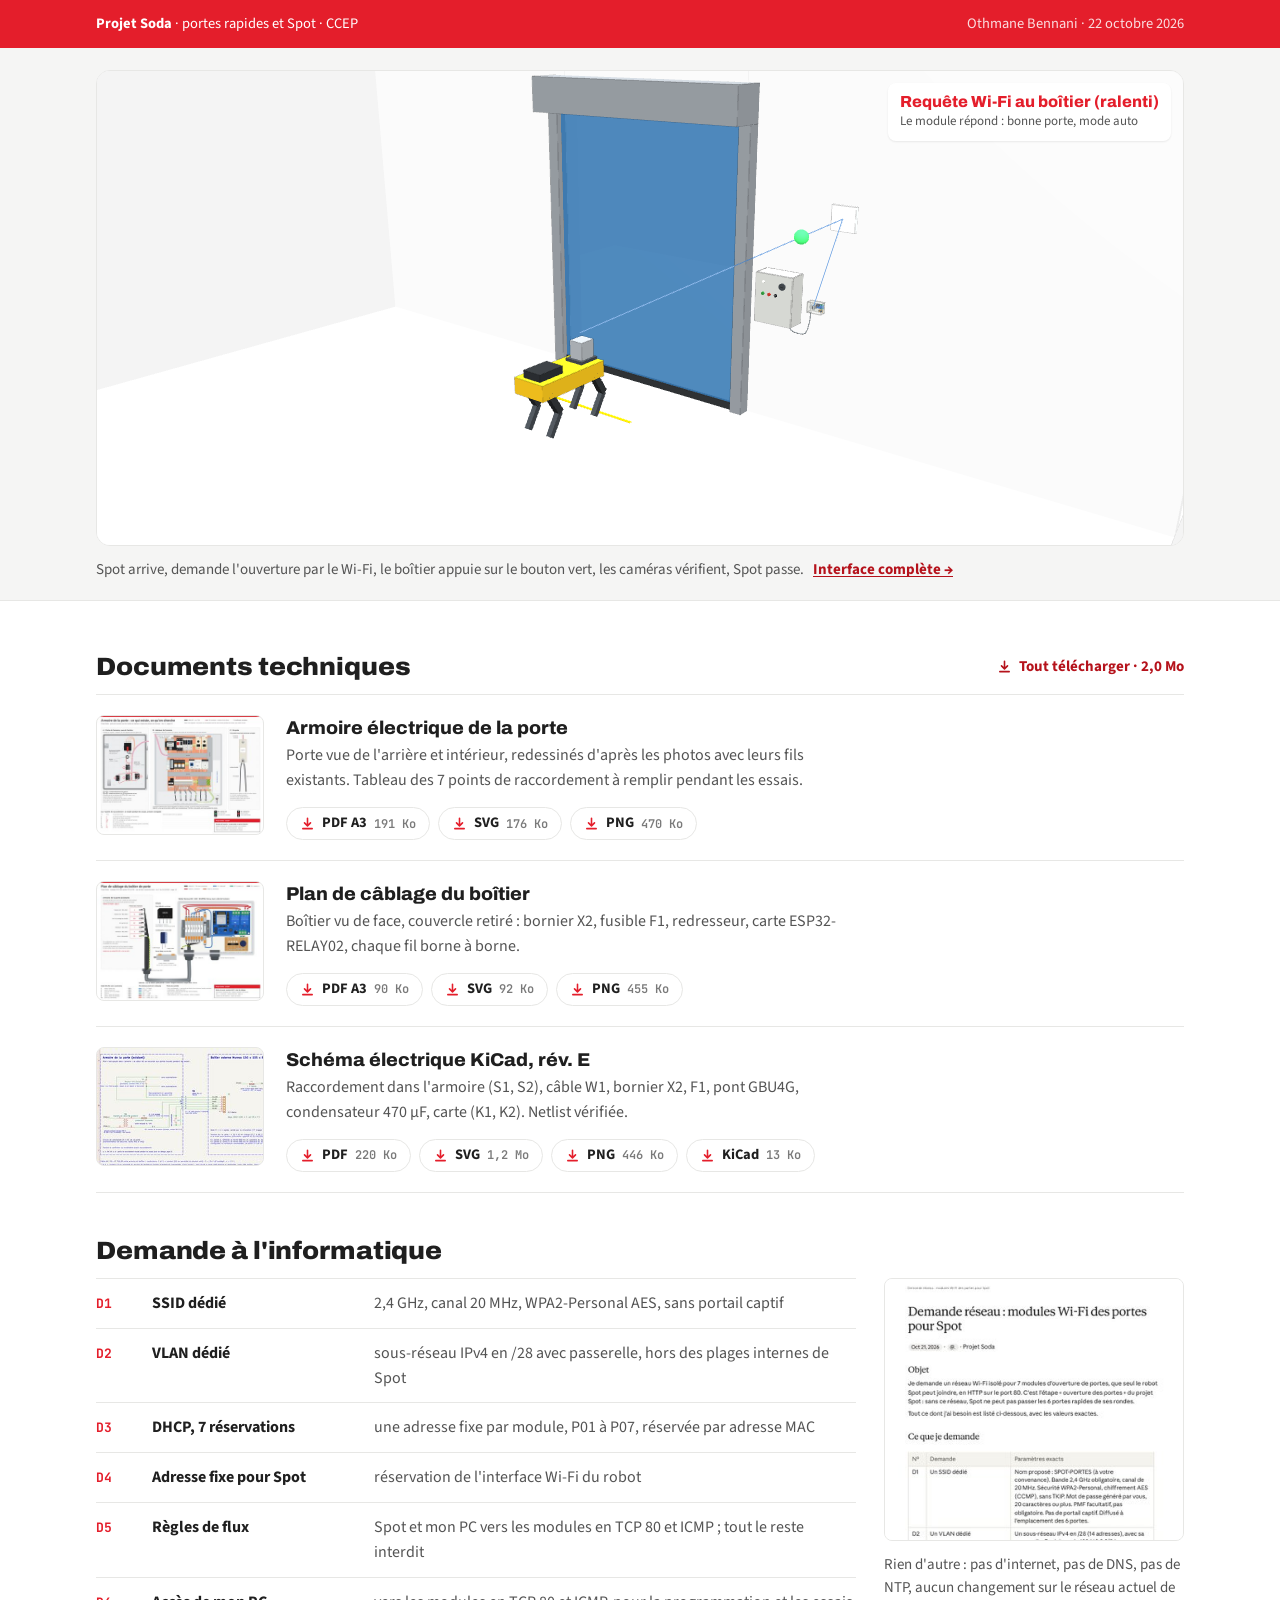
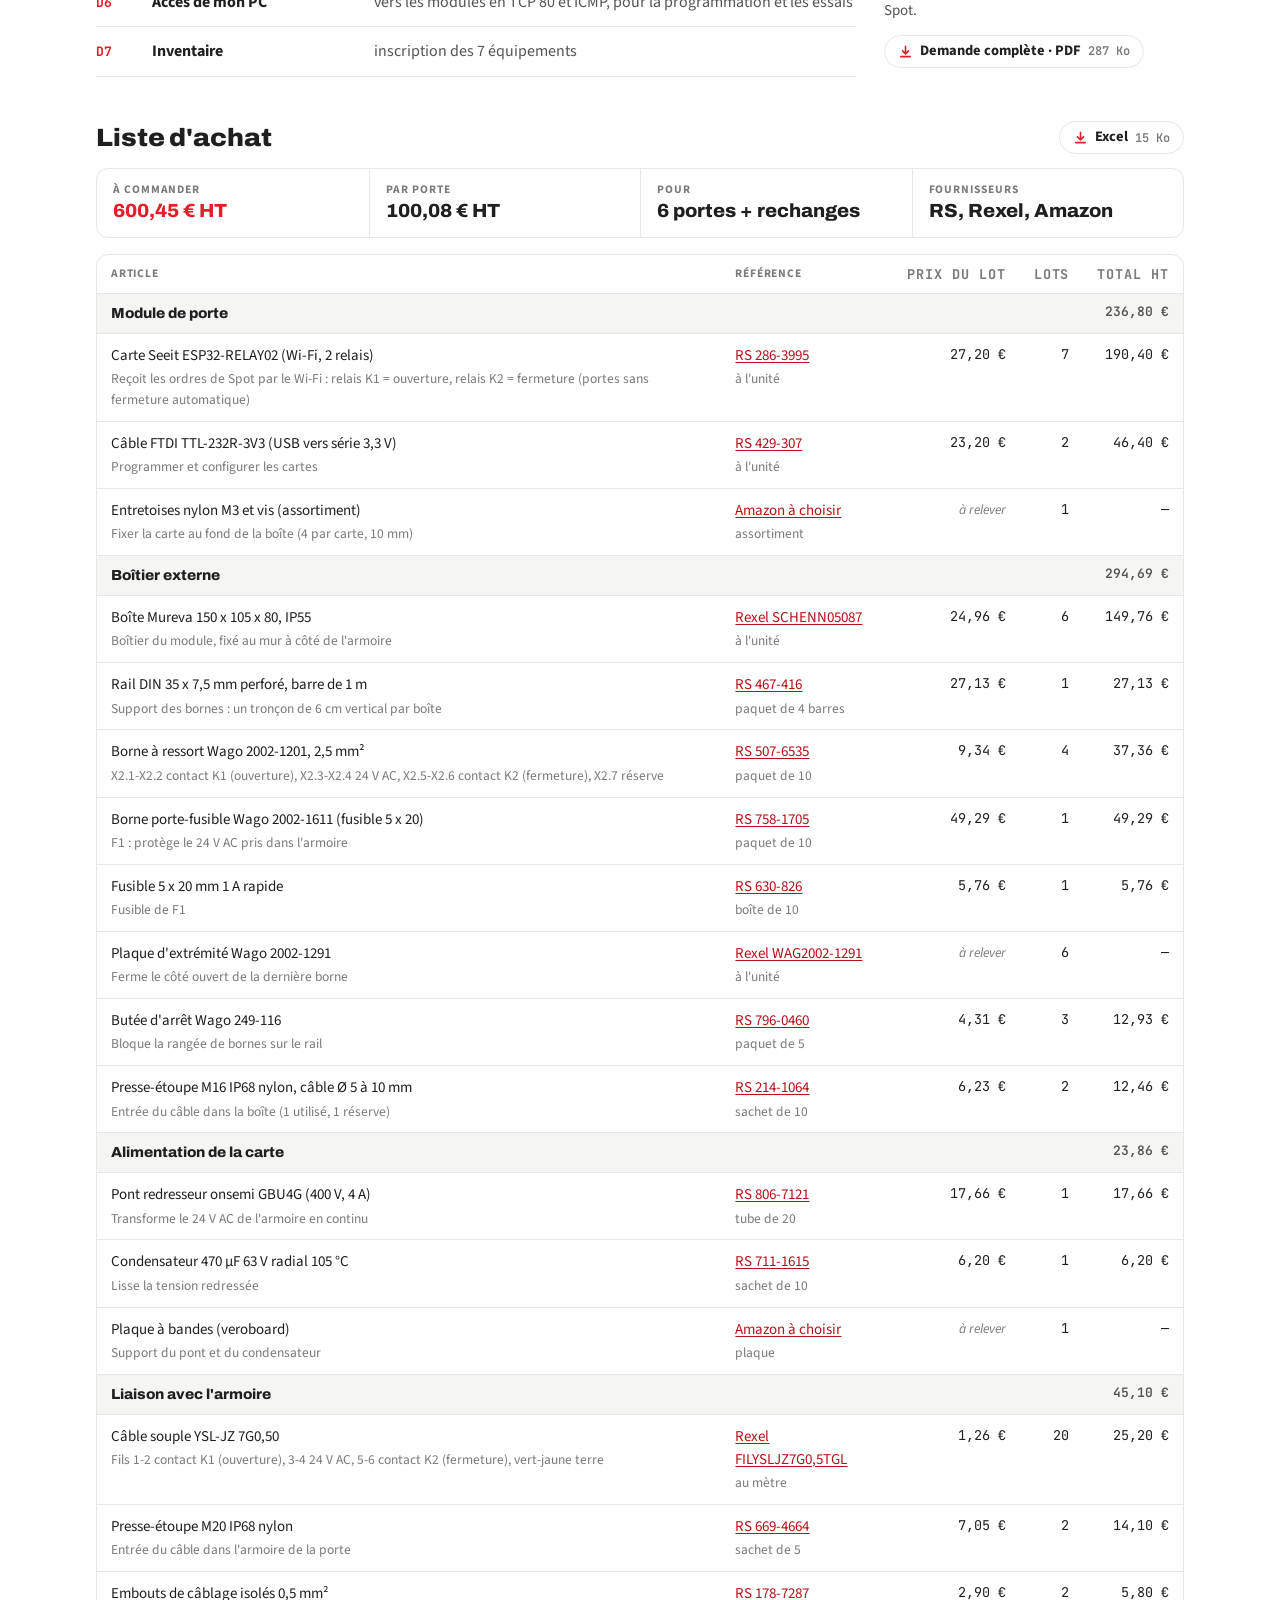
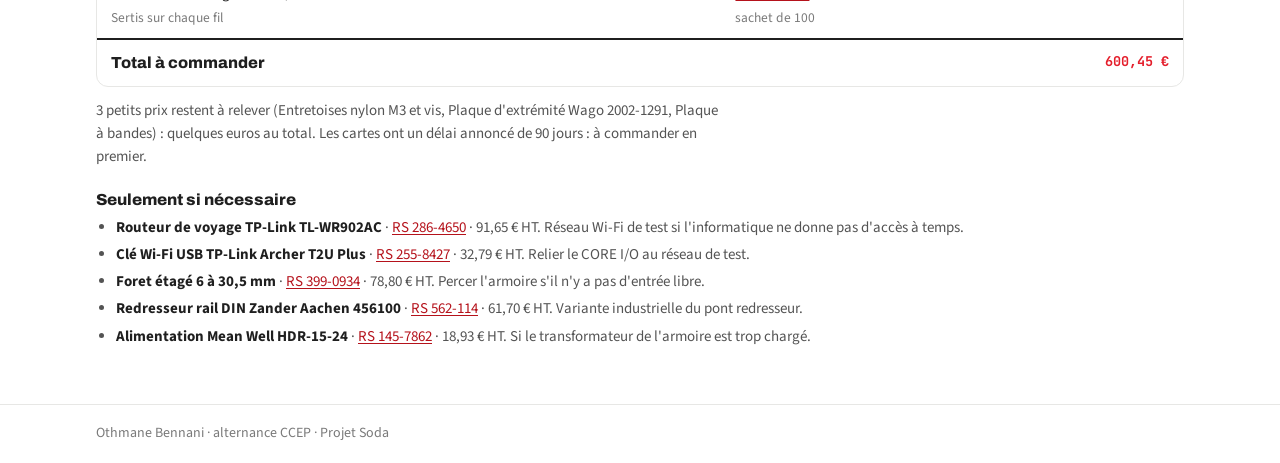
<file: index.html>
<!doctype html>
<html lang="fr">
<head>
<meta charset="utf-8">
<meta name="viewport" content="width=device-width, initial-scale=1">
<meta name="robots" content="noindex, nofollow">
<title>Projet Soda · portes rapides et Spot</title>
<link rel="preconnect" href="https://fonts.googleapis.com">
<link rel="preconnect" href="https://fonts.gstatic.com" crossorigin>
<link rel="stylesheet" href="https://fonts.googleapis.com/css2?family=Archivo:wdth,wght@100..125,600..900&family=Source+Sans+3:wght@400;600;700&family=JetBrains+Mono:wght@400;600&display=swap">
<link rel="stylesheet" href="assets/style.css">
<link rel="icon" href="assets/favicon.svg" type="image/svg+xml">
</head>
<body>
<header class="top"><div class="wrap">
  <span class="id"><strong>Projet Soda</strong> · portes rapides et Spot · CCEP</span>
  <span class="by">Othmane Bennani · 22 octobre 2026</span>
</div></header>

<section class="anim" aria-label="Animation du passage">
  <div class="wrap">
    <div class="frame"><iframe src="demo/index.html#anim" title="Spot arrive devant la porte, l'ouvre par le Wi-Fi et passe" tabindex="-1"></iframe></div>
    <p class="cap">Spot arrive, demande l'ouverture par le Wi-Fi, le boîtier appuie sur le bouton vert, les caméras vérifient, Spot passe. <a href="demo/index.html">Interface complète</a></p>
  </div>
</section>

<main class="wrap">
  <section id="documents">
    <div class="sechead"><h2>Documents techniques</h2><a class="all" href="fichiers/documents_projet_soda.zip" download><svg viewBox="0 0 16 16" aria-hidden="true"><path d="M8 2.5v8m0 0L4.8 7.3M8 10.5l3.2-3.2M3 13.5h10" fill="none" stroke="currentColor" stroke-width="1.7" stroke-linecap="round" stroke-linejoin="round"/></svg>Tout télécharger · 2,0 Mo</a></div>
    <ul class="docs">
<li class="doc">
  <a class="th" href="fichiers/plan_armoire.pdf" target="_blank" rel="noopener"><img src="apercus/armoire.jpg" alt="" loading="lazy" width="360" height="255"></a>
  <div class="txt"><h3>Armoire électrique de la porte</h3><p>Porte vue de l&#x27;arrière et intérieur, redessinés d&#x27;après les photos avec leurs fils existants. Tableau des 7 points de raccordement à remplir pendant les essais.</p></div>
  <div class="fmts"><a class="fmt" href="fichiers/plan_armoire.pdf" target="_blank" rel="noopener"><svg viewBox="0 0 16 16" aria-hidden="true"><path d="M8 2.5v8m0 0L4.8 7.3M8 10.5l3.2-3.2M3 13.5h10" fill="none" stroke="currentColor" stroke-width="1.7" stroke-linecap="round" stroke-linejoin="round"/></svg><span>PDF A3</span><small>191 Ko</small></a><a class="fmt" href="fichiers/plan_armoire.svg" target="_blank" rel="noopener"><svg viewBox="0 0 16 16" aria-hidden="true"><path d="M8 2.5v8m0 0L4.8 7.3M8 10.5l3.2-3.2M3 13.5h10" fill="none" stroke="currentColor" stroke-width="1.7" stroke-linecap="round" stroke-linejoin="round"/></svg><span>SVG</span><small>176 Ko</small></a><a class="fmt" href="fichiers/plan_armoire.png" target="_blank" rel="noopener"><svg viewBox="0 0 16 16" aria-hidden="true"><path d="M8 2.5v8m0 0L4.8 7.3M8 10.5l3.2-3.2M3 13.5h10" fill="none" stroke="currentColor" stroke-width="1.7" stroke-linecap="round" stroke-linejoin="round"/></svg><span>PNG</span><small>470 Ko</small></a></div>
</li>
<li class="doc">
  <a class="th" href="fichiers/plan_boitier.pdf" target="_blank" rel="noopener"><img src="apercus/boitier.jpg" alt="" loading="lazy" width="360" height="255"></a>
  <div class="txt"><h3>Plan de câblage du boîtier</h3><p>Boîtier vu de face, couvercle retiré : bornier X2, fusible F1, redresseur, carte ESP32-RELAY02, chaque fil borne à borne.</p></div>
  <div class="fmts"><a class="fmt" href="fichiers/plan_boitier.pdf" target="_blank" rel="noopener"><svg viewBox="0 0 16 16" aria-hidden="true"><path d="M8 2.5v8m0 0L4.8 7.3M8 10.5l3.2-3.2M3 13.5h10" fill="none" stroke="currentColor" stroke-width="1.7" stroke-linecap="round" stroke-linejoin="round"/></svg><span>PDF A3</span><small>90 Ko</small></a><a class="fmt" href="fichiers/plan_boitier.svg" target="_blank" rel="noopener"><svg viewBox="0 0 16 16" aria-hidden="true"><path d="M8 2.5v8m0 0L4.8 7.3M8 10.5l3.2-3.2M3 13.5h10" fill="none" stroke="currentColor" stroke-width="1.7" stroke-linecap="round" stroke-linejoin="round"/></svg><span>SVG</span><small>92 Ko</small></a><a class="fmt" href="fichiers/plan_boitier.png" target="_blank" rel="noopener"><svg viewBox="0 0 16 16" aria-hidden="true"><path d="M8 2.5v8m0 0L4.8 7.3M8 10.5l3.2-3.2M3 13.5h10" fill="none" stroke="currentColor" stroke-width="1.7" stroke-linecap="round" stroke-linejoin="round"/></svg><span>PNG</span><small>455 Ko</small></a></div>
</li>
<li class="doc">
  <a class="th" href="fichiers/schema_boitier_porte_revE.pdf" target="_blank" rel="noopener"><img src="apercus/schema.jpg" alt="" loading="lazy" width="360" height="255"></a>
  <div class="txt"><h3>Schéma électrique KiCad, rév. E</h3><p>Raccordement dans l&#x27;armoire (S1, S2), câble W1, bornier X2, F1, pont GBU4G, condensateur 470 µF, carte (K1, K2). Netlist vérifiée.</p></div>
  <div class="fmts"><a class="fmt" href="fichiers/schema_boitier_porte_revE.pdf" target="_blank" rel="noopener"><svg viewBox="0 0 16 16" aria-hidden="true"><path d="M8 2.5v8m0 0L4.8 7.3M8 10.5l3.2-3.2M3 13.5h10" fill="none" stroke="currentColor" stroke-width="1.7" stroke-linecap="round" stroke-linejoin="round"/></svg><span>PDF</span><small>220 Ko</small></a><a class="fmt" href="fichiers/schema_boitier_porte_revE.svg" target="_blank" rel="noopener"><svg viewBox="0 0 16 16" aria-hidden="true"><path d="M8 2.5v8m0 0L4.8 7.3M8 10.5l3.2-3.2M3 13.5h10" fill="none" stroke="currentColor" stroke-width="1.7" stroke-linecap="round" stroke-linejoin="round"/></svg><span>SVG</span><small>1,2 Mo</small></a><a class="fmt" href="fichiers/schema_boitier_porte_revE.png" target="_blank" rel="noopener"><svg viewBox="0 0 16 16" aria-hidden="true"><path d="M8 2.5v8m0 0L4.8 7.3M8 10.5l3.2-3.2M3 13.5h10" fill="none" stroke="currentColor" stroke-width="1.7" stroke-linecap="round" stroke-linejoin="round"/></svg><span>PNG</span><small>446 Ko</small></a><a class="fmt" href="fichiers/schema_boitier_porte_revE_KiCad.zip" download><svg viewBox="0 0 16 16" aria-hidden="true"><path d="M8 2.5v8m0 0L4.8 7.3M8 10.5l3.2-3.2M3 13.5h10" fill="none" stroke="currentColor" stroke-width="1.7" stroke-linecap="round" stroke-linejoin="round"/></svg><span>KiCad</span><small>13 Ko</small></a></div>
</li>
    </ul>
  </section>

  <section id="informatique">
    <h2>Demande à l'informatique</h2>
    <div class="it">
      <ol class="asks"><li><span class="n">D1</span><strong>SSID dédié</strong><span class="d">2,4 GHz, canal 20 MHz, WPA2-Personal AES, sans portail captif</span></li><li><span class="n">D2</span><strong>VLAN dédié</strong><span class="d">sous-réseau IPv4 en /28 avec passerelle, hors des plages internes de Spot</span></li><li><span class="n">D3</span><strong>DHCP, 7 réservations</strong><span class="d">une adresse fixe par module, P01 à P07, réservée par adresse MAC</span></li><li><span class="n">D4</span><strong>Adresse fixe pour Spot</strong><span class="d">réservation de l&#x27;interface Wi-Fi du robot</span></li><li><span class="n">D5</span><strong>Règles de flux</strong><span class="d">Spot et mon PC vers les modules en TCP 80 et ICMP ; tout le reste interdit</span></li><li><span class="n">D6</span><strong>Accès de mon PC</strong><span class="d">vers les modules en TCP 80 et ICMP, pour la programmation et les essais</span></li><li><span class="n">D7</span><strong>Inventaire</strong><span class="d">inscription des 7 équipements</span></li></ol>
      <div class="itdoc">
        <a class="th" href="fichiers/demande_reseau_informatique.pdf" target="_blank" rel="noopener"><img src="apercus/reseau.jpg" alt="" loading="lazy" width="360" height="300"></a>
        <p>Rien d'autre : pas d'internet, pas de DNS, pas de NTP, aucun changement sur le réseau actuel de Spot.</p>
        <a class="fmt" href="fichiers/demande_reseau_informatique.pdf" target="_blank" rel="noopener"><svg viewBox="0 0 16 16" aria-hidden="true"><path d="M8 2.5v8m0 0L4.8 7.3M8 10.5l3.2-3.2M3 13.5h10" fill="none" stroke="currentColor" stroke-width="1.7" stroke-linecap="round" stroke-linejoin="round"/></svg><span>Demande complète · PDF</span><small>287 Ko</small></a>
      </div>
    </div>
  </section>

  <section id="achats">
    <div class="sechead"><h2>Liste d'achat</h2><a class="fmt" href="fichiers/liste_achat_portes_spot.xlsx" download><svg viewBox="0 0 16 16" aria-hidden="true"><path d="M8 2.5v8m0 0L4.8 7.3M8 10.5l3.2-3.2M3 13.5h10" fill="none" stroke="currentColor" stroke-width="1.7" stroke-linecap="round" stroke-linejoin="round"/></svg><span>Excel</span><small>15 Ko</small></a></div>
    <div class="sum">
      <div><span class="k">À commander</span><span class="v">600,45 € HT</span></div>
      <div><span class="k">Par porte</span><span class="v">100,08 € HT</span></div>
      <div><span class="k">Pour</span><span class="v">6 portes + rechanges</span></div>
      <div><span class="k">Fournisseurs</span><span class="v">RS, Rexel, Amazon</span></div>
    </div>
    <div class="tablewrap"><table>
      <thead><tr><th scope="col">Article</th><th scope="col">Référence</th><th scope="col" class="num">Prix du lot</th><th scope="col" class="num">Lots</th><th scope="col" class="num">Total HT</th></tr></thead>
      <tbody>
<tr class="cat"><th colspan="4" scope="colgroup">Module de porte</th><td class="num">236,80 €</td></tr>
<tr><td>Carte Seeit ESP32-RELAY02 (Wi-Fi, 2 relais)<span class="sub">Reçoit les ordres de Spot par le Wi-Fi : relais K1 = ouverture, relais K2 = fermeture (portes sans fermeture automatique)</span></td><td><a href="https://fr.rs-online.com/web/p/products/2863995" target="_blank" rel="noopener">RS 286-3995</a><span class="sub">à l&#x27;unité</span></td><td class="num">27,20 €</td><td class="num">7</td><td class="num">190,40 €</td></tr>
<tr><td>Câble FTDI TTL-232R-3V3 (USB vers série 3,3 V)<span class="sub">Programmer et configurer les cartes</span></td><td><a href="https://fr.rs-online.com/web/p/products/0429307" target="_blank" rel="noopener">RS 429-307</a><span class="sub">à l&#x27;unité</span></td><td class="num">23,20 €</td><td class="num">2</td><td class="num">46,40 €</td></tr>
<tr><td>Entretoises nylon M3 et vis (assortiment)<span class="sub">Fixer la carte au fond de la boîte (4 par carte, 10 mm)</span></td><td><a href="https://www.amazon.fr/s?k=kit+entretoises+nylon+M3" target="_blank" rel="noopener">Amazon à choisir</a><span class="sub">assortiment</span></td><td class="num"><span class="pend">à relever</span></td><td class="num">1</td><td class="num">—</td></tr>
<tr class="cat"><th colspan="4" scope="colgroup">Boîtier externe</th><td class="num">294,69 €</td></tr>
<tr><td>Boîte Mureva 150 x 105 x 80, IP55<span class="sub">Boîtier du module, fixé au mur à côté de l&#x27;armoire</span></td><td><a href="https://www.rexel.fr/frx/Cat%C3%A9gorie/Appareillage-et-contr%C3%B4le-du-b%C3%A2timent/Boite-d%27encastrement-et-de-d%C3%A9rivation/Boite-%C3%A9tanche/Mureva-Box---bo%C3%AEte-de-d%C3%A9rivation-en-saillie---150-x-105-x-80-mm/SCHENN05087/p/71373641" target="_blank" rel="noopener">Rexel SCHENN05087</a><span class="sub">à l&#x27;unité</span></td><td class="num">24,96 €</td><td class="num">6</td><td class="num">149,76 €</td></tr>
<tr><td>Rail DIN 35 x 7,5 mm perforé, barre de 1 m<span class="sub">Support des bornes : un tronçon de 6 cm vertical par boîte</span></td><td><a href="https://fr.rs-online.com/web/p/rails-din/0467416" target="_blank" rel="noopener">RS 467-416</a><span class="sub">paquet de 4 barres</span></td><td class="num">27,13 €</td><td class="num">1</td><td class="num">27,13 €</td></tr>
<tr><td>Borne à ressort Wago 2002-1201, 2,5 mm²<span class="sub">X2.1-X2.2 contact K1 (ouverture), X2.3-X2.4 24 V AC, X2.5-X2.6 contact K2 (fermeture), X2.7 réserve</span></td><td><a href="https://fr.rs-online.com/web/p/borniers-pour-rail-din/5076535" target="_blank" rel="noopener">RS 507-6535</a><span class="sub">paquet de 10</span></td><td class="num">9,34 €</td><td class="num">4</td><td class="num">37,36 €</td></tr>
<tr><td>Borne porte-fusible Wago 2002-1611 (fusible 5 x 20)<span class="sub">F1 : protège le 24 V AC pris dans l&#x27;armoire</span></td><td><a href="https://fr.rs-online.com/web/p/borniers-pour-rail-din/7581705" target="_blank" rel="noopener">RS 758-1705</a><span class="sub">paquet de 10</span></td><td class="num">49,29 €</td><td class="num">1</td><td class="num">49,29 €</td></tr>
<tr><td>Fusible 5 x 20 mm 1 A rapide<span class="sub">Fusible de F1</span></td><td><a href="https://fr.rs-online.com/web/p/products/0630826" target="_blank" rel="noopener">RS 630-826</a><span class="sub">boîte de 10</span></td><td class="num">5,76 €</td><td class="num">1</td><td class="num">5,76 €</td></tr>
<tr><td>Plaque d&#x27;extrémité Wago 2002-1291<span class="sub">Ferme le côté ouvert de la dernière borne</span></td><td><a href="https://www.rexel.fr/frx/Cat%C3%A9gorie/Produits-Industriels/Connectique-et-raccordement/Bloc-de-jonction-borne-de-c%C3%A2blage/TOPJOB%27S-Plaque-d%27extr%C3%A9mit%C3%A9-et-interm%C3%A9diaire-2C-Gris/WAG2002-1291/p/61957948" target="_blank" rel="noopener">Rexel WAG2002-1291</a><span class="sub">à l&#x27;unité</span></td><td class="num"><span class="pend">à relever</span></td><td class="num">6</td><td class="num">—</td></tr>
<tr><td>Butée d&#x27;arrêt Wago 249-116<span class="sub">Bloque la rangée de bornes sur le rail</span></td><td><a href="https://fr.rs-online.com/web/p/products/7960460" target="_blank" rel="noopener">RS 796-0460</a><span class="sub">paquet de 5</span></td><td class="num">4,31 €</td><td class="num">3</td><td class="num">12,93 €</td></tr>
<tr><td>Presse-étoupe M16 IP68 nylon, câble Ø 5 à 10 mm<span class="sub">Entrée du câble dans la boîte (1 utilisé, 1 réserve)</span></td><td><a href="https://fr.rs-online.com/web/p/products/2141064" target="_blank" rel="noopener">RS 214-1064</a><span class="sub">sachet de 10</span></td><td class="num">6,23 €</td><td class="num">2</td><td class="num">12,46 €</td></tr>
<tr class="cat"><th colspan="4" scope="colgroup">Alimentation de la carte</th><td class="num">23,86 €</td></tr>
<tr><td>Pont redresseur onsemi GBU4G (400 V, 4 A)<span class="sub">Transforme le 24 V AC de l&#x27;armoire en continu</span></td><td><a href="https://fr.rs-online.com/web/p/products/8067121" target="_blank" rel="noopener">RS 806-7121</a><span class="sub">tube de 20</span></td><td class="num">17,66 €</td><td class="num">1</td><td class="num">17,66 €</td></tr>
<tr><td>Condensateur 470 µF 63 V radial 105 °C<span class="sub">Lisse la tension redressée</span></td><td><a href="https://fr.rs-online.com/web/p/products/7111615" target="_blank" rel="noopener">RS 711-1615</a><span class="sub">sachet de 10</span></td><td class="num">6,20 €</td><td class="num">1</td><td class="num">6,20 €</td></tr>
<tr><td>Plaque à bandes (veroboard)<span class="sub">Support du pont et du condensateur</span></td><td><a href="https://www.amazon.fr/s?k=plaque+%C3%A0+bandes+veroboard" target="_blank" rel="noopener">Amazon à choisir</a><span class="sub">plaque</span></td><td class="num"><span class="pend">à relever</span></td><td class="num">1</td><td class="num">—</td></tr>
<tr class="cat"><th colspan="4" scope="colgroup">Liaison avec l&#x27;armoire</th><td class="num">45,10 €</td></tr>
<tr><td>Câble souple YSL-JZ 7G0,50<span class="sub">Fils 1-2 contact K1 (ouverture), 3-4 24 V AC, 5-6 contact K2 (fermeture), vert-jaune terre</span></td><td><a href="https://www.rexel.fr/frx/Cat%C3%A9gorie/Fils-et-C%C3%A2bles/C%C3%A2ble-de-contr%C3%B4le%2C-manutention-et-instrumentation/C%C3%A2ble-de-contr%C3%B4le%2C-commande-et-liaison-moteur/C%C3%A2ble-souple-de-commande-CL5-PVC-YSL-JZ-7G0%2C50-TGL/FILYSLJZ7G0%2C5TGL/p/62312351" target="_blank" rel="noopener">Rexel FILYSLJZ7G0,5TGL</a><span class="sub">au mètre</span></td><td class="num">1,26 €</td><td class="num">20</td><td class="num">25,20 €</td></tr>
<tr><td>Presse-étoupe M20 IP68 nylon<span class="sub">Entrée du câble dans l&#x27;armoire de la porte</span></td><td><a href="https://fr.rs-online.com/web/p/products/6694664" target="_blank" rel="noopener">RS 669-4664</a><span class="sub">sachet de 5</span></td><td class="num">7,05 €</td><td class="num">2</td><td class="num">14,10 €</td></tr>
<tr><td>Embouts de câblage isolés 0,5 mm²<span class="sub">Sertis sur chaque fil</span></td><td><a href="https://fr.rs-online.com/web/p/products/1787287" target="_blank" rel="noopener">RS 178-7287</a><span class="sub">sachet de 100</span></td><td class="num">2,90 €</td><td class="num">2</td><td class="num">5,80 €</td></tr>
      </tbody>
      <tfoot><tr><th colspan="4" scope="row">Total à commander</th><td class="num">600,45 €</td></tr></tfoot>
    </table></div>
    <p class="note">3 petits prix restent à relever (Entretoises nylon M3 et vis, Plaque d&#x27;extrémité Wago 2002-1291, Plaque à bandes) : quelques euros au total. Les cartes ont un délai annoncé de 90 jours : à commander en premier.</p>
    <h3 class="cond">Seulement si nécessaire</h3><ul class="condl"><li><strong>Routeur de voyage TP-Link TL-WR902AC</strong> · <a href="https://fr.rs-online.com/web/p/products/2864650" target="_blank" rel="noopener">RS 286-4650</a> · 91,65 € HT. <span>Réseau Wi-Fi de test si l&#x27;informatique ne donne pas d&#x27;accès à temps.</span></li><li><strong>Clé Wi-Fi USB TP-Link Archer T2U Plus</strong> · <a href="https://fr.rs-online.com/web/p/products/2558427" target="_blank" rel="noopener">RS 255-8427</a> · 32,79 € HT. <span>Relier le CORE I/O au réseau de test.</span></li><li><strong>Foret étagé 6 à 30,5 mm</strong> · <a href="https://fr.rs-online.com/web/p/products/3990934" target="_blank" rel="noopener">RS 399-0934</a> · 78,80 € HT. <span>Percer l&#x27;armoire s&#x27;il n&#x27;y a pas d&#x27;entrée libre.</span></li><li><strong>Redresseur rail DIN Zander Aachen 456100</strong> · <a href="https://fr.rs-online.com/web/p/products/0562114" target="_blank" rel="noopener">RS 562-114</a> · 61,70 € HT. <span>Variante industrielle du pont redresseur.</span></li><li><strong>Alimentation Mean Well HDR-15-24</strong> · <a href="https://fr.rs-online.com/web/p/products/1457862" target="_blank" rel="noopener">RS 145-7862</a> · 18,93 € HT. <span>Si le transformateur de l&#x27;armoire est trop chargé.</span></li></ul>
  </section>
</main>

<footer class="foot"><div class="wrap">Othmane Bennani · alternance CCEP · Projet Soda</div></footer>
</body>
</html>
</file>
<file: assets/style.css>
/* Projet Soda : une page, blanche, sobre ; le rouge seulement pour l'essentiel. */
:root {
  --red: #e41e2b; --red-deep: #b5121b; --red-tint: #fff4f4;
  --bg: #ffffff; --soft: #f5f5f4; --line: #e7e7e5;
  --ink: #1f1f1f; --ink-2: #545454; --ink-3: #7a7a7a;
  --f-display: "Archivo", "Arial Black", Arial, sans-serif;
  --f-body: "Source Sans 3", "Helvetica Neue", Arial, sans-serif;
  --f-mono: "JetBrains Mono", ui-monospace, Consolas, monospace;
  color-scheme: light;
}
* { box-sizing: border-box; }
html { -webkit-text-size-adjust: 100%; scroll-behavior: smooth; }
body { margin: 0; background: var(--bg); color: var(--ink); font: 16px/1.55 var(--f-body); }
img { display: block; max-width: 100%; height: auto; }
a { color: var(--red-deep); text-underline-offset: 2px; }
a:focus-visible { outline: 3px solid var(--red); outline-offset: 2px; border-radius: 4px; }
.wrap { max-width: 1120px; margin: 0 auto; padding-left: max(16px, env(safe-area-inset-left)); padding-right: max(16px, env(safe-area-inset-right)); }

/* bandeau */
.top { background: var(--red); color: #fff; }
.top .wrap { display: flex; flex-wrap: wrap; justify-content: space-between; gap: 4px 20px; padding-block: 13px; font-size: 14.5px; }
.top strong { font-weight: 700; }
.top .by { color: rgba(255,255,255,.85); }

/* animation */
.anim { background: var(--soft); border-bottom: 1px solid var(--line); padding-top: 0; }
.anim .wrap { padding-block: 22px 18px; }
.frame { position: relative; aspect-ratio: 16 / 7; border-radius: 14px; overflow: hidden; background: #f4f4f4; border: 1px solid var(--line); }
.frame iframe { position: absolute; inset: 0; width: 100%; height: 100%; border: 0; pointer-events: none; }
.cap { margin: 12px 0 0; color: var(--ink-2); font-size: 15px; }
.cap a { font-weight: 700; white-space: nowrap; margin-left: 6px; }
.cap a::after { content: " →"; }

/* sections */
main { padding-block: 8px 56px; }
section { padding-top: 44px; }
h2 { font: 850 25px/1.1 var(--f-display); font-stretch: 106%; margin: 0; letter-spacing: -.005em; }
.sechead { display: flex; flex-wrap: wrap; align-items: center; justify-content: space-between; gap: 10px 16px; margin-bottom: 14px; }
#informatique h2 { margin-bottom: 14px; }
.all { display: inline-flex; align-items: center; gap: 7px; font-weight: 700; font-size: 15px; text-decoration: none; }
.all svg, .fmt svg { width: 15px; height: 15px; flex: none; }
.all:hover { text-decoration: underline; }

/* documents */
.docs { list-style: none; margin: 0; padding: 0; border-top: 1px solid var(--line); }
.doc { display: grid; grid-template-columns: 168px minmax(0, 1fr); grid-template-areas: "th txt" "th fmts"; gap: 6px 22px; padding: 20px 0; border-bottom: 1px solid var(--line); align-items: start; }
.doc .th { grid-area: th; }
.doc .txt { grid-area: txt; }
.doc .fmts { grid-area: fmts; }
.th { display: block; border: 1px solid var(--line); border-radius: 8px; overflow: hidden; background: var(--soft); transition: border-color .15s; }
.th:hover { border-color: var(--red); }
.doc .th img { width: 100%; aspect-ratio: 360 / 255; object-fit: cover; object-position: top left; }
h3 { font: 800 18.5px/1.2 var(--f-display); font-stretch: 103%; margin: 2px 0 4px; }
.txt p { margin: 0; color: var(--ink-2); max-width: 70ch; }
.fmts { display: flex; flex-wrap: wrap; gap: 8px; margin-top: 8px; }
.fmt { display: inline-flex; align-items: center; gap: 7px; padding: 8px 13px; border: 1.5px solid var(--line); border-radius: 999px; color: var(--ink); text-decoration: none; font-weight: 700; font-size: 14.5px; line-height: 1; background: #fff; transition: border-color .15s, background .15s; }
.fmt small { font: 600 12px/1 var(--f-mono); color: var(--ink-3); }
.fmt svg { color: var(--red); }
.fmt:hover { border-color: var(--red); background: var(--red-tint); }

/* informatique */
.it { display: grid; grid-template-columns: minmax(0, 1fr) 300px; gap: 28px; align-items: start; }
.asks { list-style: none; margin: 0; padding: 0; border-top: 1px solid var(--line); }
.asks li { display: grid; grid-template-columns: 44px 210px minmax(0, 1fr); gap: 12px; padding: 12px 0; border-bottom: 1px solid var(--line); align-items: baseline; }
.asks .n { font: 700 13px/1 var(--f-mono); color: var(--red); }
.asks strong { font-weight: 700; }
.asks .d { color: var(--ink-2); }
.itdoc { display: grid; gap: 12px; }
.itdoc .th img { width: 100%; }
.itdoc p { margin: 0; color: var(--ink-2); font-size: 15px; }
.itdoc .fmt { justify-self: start; }

/* achats */
.sum { display: grid; grid-template-columns: repeat(4, minmax(0, 1fr)); border: 1px solid var(--line); border-radius: 12px; margin-bottom: 16px; }
.sum > div { padding: 14px 16px; display: grid; gap: 2px; }
.sum > div + div { border-left: 1px solid var(--line); }
.sum .k { font: 700 11.5px/1.2 var(--f-body); letter-spacing: .08em; text-transform: uppercase; color: var(--ink-3); }
.sum .v { font: 800 19px/1.25 var(--f-display); font-stretch: 103%; }
.sum > div:first-child .v { color: var(--red); }
.tablewrap { overflow-x: auto; border: 1px solid var(--line); border-radius: 12px; }
table { width: 100%; border-collapse: collapse; font-size: 15px; min-width: 680px; }
thead th { text-align: left; font: 700 11.5px/1.2 var(--f-body); letter-spacing: .07em; text-transform: uppercase; color: var(--ink-3); padding: 11px 14px; border-bottom: 1px solid var(--line); }
td { padding: 10px 14px; border-top: 1px solid var(--line); vertical-align: top; }
tbody tr:first-child td { border-top: 0; }
tr.cat th, tr.cat td { background: var(--soft); text-align: left; font: 800 14.5px/1.3 var(--f-display); font-stretch: 103%; padding: 10px 14px; border-top: 1px solid var(--line); }
tr.cat td { font: 600 13px/1.3 var(--f-mono); color: var(--ink-2); }
.num { text-align: right !important; font-family: var(--f-mono); font-size: 13.5px; white-space: nowrap; }
.sub { display: block; color: var(--ink-3); font-size: 13.5px; margin-top: 2px; }
.pend { color: var(--ink-3); font-style: italic; font-family: var(--f-body); }
tfoot th, tfoot td { padding: 13px 14px; border-top: 2px solid var(--ink); text-align: left; font: 800 16px/1.2 var(--f-display); }
tfoot td { color: var(--red); font: 700 15px/1.2 var(--f-mono); }
.note { color: var(--ink-2); font-size: 15px; margin: 12px 0 0; max-width: 90ch; }
h3.cond { font-size: 16px; margin: 22px 0 6px; }
.condl { margin: 0; padding-left: 20px; color: var(--ink-2); font-size: 15px; display: grid; gap: 4px; }
.condl strong { color: var(--ink); font-weight: 700; }

/* pied */
.foot { border-top: 1px solid var(--line); color: var(--ink-3); font-size: 14px; }
.foot .wrap { padding-block: 18px; }

@media (max-width: 860px) {
  .it { grid-template-columns: 1fr; }
  .itdoc { grid-template-columns: 140px minmax(0, 1fr); align-items: center; }
  .itdoc .th { grid-row: span 2; }
  .sum { grid-template-columns: repeat(2, minmax(0, 1fr)); }
  .sum > div:nth-child(3) { border-left: 0; }
  .sum > div:nth-child(n + 3) { border-top: 1px solid var(--line); }
}
@media (max-width: 640px) {
  .frame { aspect-ratio: 4 / 3; }
  .doc { grid-template-columns: 104px minmax(0, 1fr); grid-template-areas: "th txt" "fmts fmts"; gap: 10px 14px; }
  .asks li { grid-template-columns: 36px minmax(0, 1fr); }
  .asks .d { grid-column: 2; }
  .itdoc { grid-template-columns: 1fr; }
  .itdoc .th { display: none; }
}
@media (prefers-reduced-motion: reduce) { html { scroll-behavior: auto; } * { transition: none !important; } }
</file>
